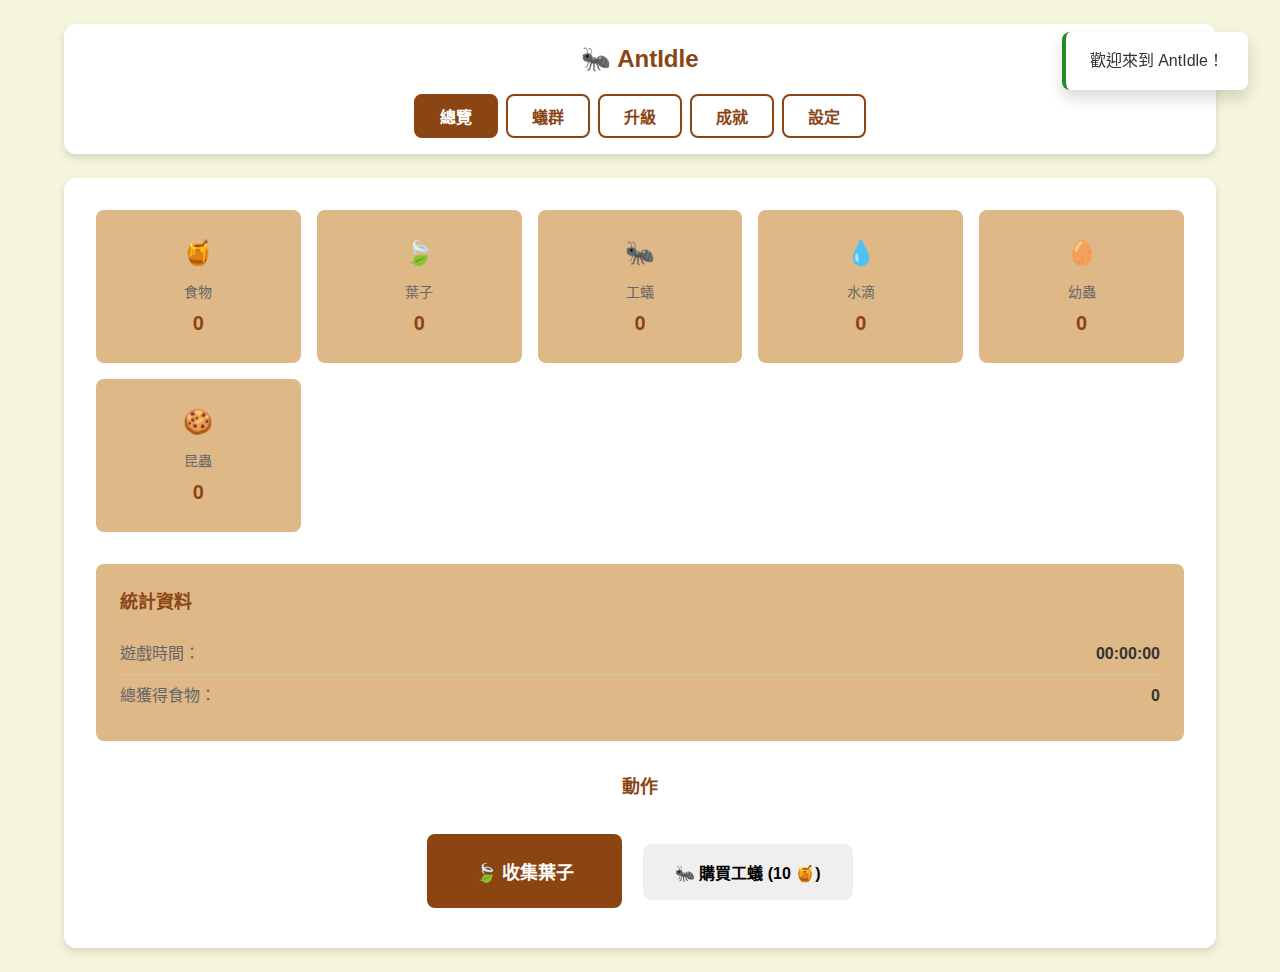
<file: projects/antidle/index.html>
<!DOCTYPE html>
<html lang="zh-TW">
<head>
    <meta charset="UTF-8">
    <meta name="viewport" content="width=device-width, initial-scale=1.0">
    <meta name="description" content="AntIdle - 螞蟻放置遊戲">
    <title>AntIdle - 螞蟻放置遊戲</title>
    <link rel="stylesheet" href="css/variables.css">
    <link rel="stylesheet" href="css/style.css">
</head>
<body>
    <!-- 遊戲容器 -->
    <div id="game-container">
        <!-- 頂部導航 -->
        <header id="game-header">
            <h1>🐜 AntIdle</h1>
            <nav id="game-nav">
                <button class="nav-btn active" data-tab="overview">總覽</button>
                <button class="nav-btn" data-tab="colony">蟻群</button>
                <button class="nav-btn" data-tab="upgrades">升級</button>
                <button class="nav-btn" data-tab="achievements">成就</button>
                <button class="nav-btn" data-tab="settings">設定</button>
            </nav>
        </header>

        <!-- 主要內容區 -->
        <main id="game-main">
            <!-- 總覽頁面 -->
            <section id="tab-overview" class="tab-content active">
                <div id="resource-display">
                    <div class="resource">
                        <span class="resource-icon">🍯</span>
                        <span class="resource-label">食物</span>
                        <span class="resource-value" id="food">0</span>
                    </div>
                    <div class="resource">
                        <span class="resource-icon">🍃</span>
                        <span class="resource-label">葉子</span>
                        <span class="resource-value" id="leaf">0</span>
                    </div>
                    <div class="resource">
                        <span class="resource-icon">🐜</span>
                        <span class="resource-label">工蟻</span>
                        <span class="resource-value" id="workers">0</span>
                    </div>
                    <div class="resource">
                        <span class="resource-icon">💧</span>
                        <span class="resource-label">水滴</span>
                        <span class="resource-value" id="water">0</span>
                    </div>
                    <div class="resource">
                        <span class="resource-icon">🥚</span>
                        <span class="resource-label">幼蟲</span>
                        <span class="resource-value" id="larvae">0</span>
                    </div>
                    <div class="resource">
                        <span class="resource-icon">🍪</span>
                        <span class="resource-label">昆蟲</span>
                        <span class="resource-value" id="insect">0</span>
                    </div>
                </div>

                <div id="stats-display">
                    <h3>統計資料</h3>
                    <div class="stat-row">
                        <span class="stat-label">遊戲時間：</span>
                        <span class="stat-value" id="game-time">00:00:00</span>
                    </div>
                    <div class="stat-row">
                        <span class="stat-label">總獲得食物：</span>
                        <span class="stat-value" id="total-food">0</span>
                    </div>
                </div>

                <div id="actions-container">
                    <h3>動作</h3>
                    <button id="collect-btn" class="action-btn primary">🍃 收集葉子</button>
                    <button id="buy-worker-btn" class="action-btn">🐜 購買工蟻 (<span id="worker-price">10</span> 🍯)</button>
                </div>
            </section>

            <!-- 蟻群頁面 -->
            <section id="tab-colony" class="tab-content">
                <h2>蟻群管理</h2>
                <div id="colony-info">
                    <p>管理您的蟻群和資源分配。</p>
                </div>
            </section>

            <!-- 升級頁面 -->
            <section id="tab-upgrades" class="tab-content">
                <h2>升級商店</h2>
                <div id="upgrades-list">
                    <p>升級將在此顯示。</p>
                </div>
            </section>

            <!-- 成就頁面 -->
            <section id="tab-achievements" class="tab-content">
                <h2>成就系統</h2>
                <div id="achievements-list">
                    <p>成就將在此顯示。</p>
                </div>
            </section>

            <!-- 設定頁面 -->
            <section id="tab-settings" class="tab-content">
                <h2>遊戲設定</h2>
                <div id="settings-container">
                    <div class="setting-row">
                        <label class="setting-label">自動儲存</label>
                        <input type="checkbox" id="setting-autosave" checked>
                    </div>
                    <div class="setting-row">
                        <label class="setting-label">儲存間隔（秒）</label>
                        <input type="number" id="setting-save-interval" value="30" min="10" max="300">
                    </div>
                    <button id="save-btn" class="action-btn">💾 手動儲存</button>
                    <button id="reset-btn" class="action-btn danger">🔄 重置遊戲</button>
                </div>
            </section>
        </main>

        <!-- 通知區域 -->
        <div id="notifications"></div>
    </div>

    <!-- 載入順序：變數 → 配置 → 工具函數 → 遊戲核心 -->
    <script src="js/config.js"></script>
    <script src="js/utils.js"></script>
    <script src="js/game.js"></script>
</body>
</html>
</file>
<file: projects/antidle/css/variables.css>
/**
 * AntIdle - CSS 變數定義
 * 集中管理所有顏色、間距、字型等變數
 */

:root {
    /* 顏色系統 - 主色調 */
    --color-primary: #8B4513;
    --color-primary-light: #A0522D;
    --color-primary-dark: #654321;

    /* 顏色系統 - 輔助色 */
    --color-secondary: #DAA520;
    --color-success: #228B22;
    --color-warning: #FF8C00;
    --color-danger: #DC143C;
    --color-info: #1E90FF;

    /* 顏色系統 - 中性色 */
    --color-text: #333333;
    --color-text-light: #666666;
    --color-text-lighter: #999999;
    --color-bg: #F5F5DC;
    --color-bg-dark: #DEB887;
    --color-bg-card: #FFFFFF;
    --color-border: #CCCC99;

    /* 間距系統 */
    --spacing-xs: 4px;
    --spacing-sm: 8px;
    --spacing-md: 16px;
    --spacing-lg: 24px;
    --spacing-xl: 32px;
    --spacing-xxl: 48px;

    /* 字型系統 */
    --font-family: 'Segoe UI', 'Microsoft JhengHei', Arial, sans-serif;
    --font-size-xs: 0.75rem;
    --font-size-sm: 0.875rem;
    --font-size-base: 1rem;
    --font-size-lg: 1.125rem;
    --font-size-xl: 1.25rem;
    --font-size-xxl: 1.5rem;

    /* 圓角系統 */
    --radius-sm: 4px;
    --radius-md: 8px;
    --radius-lg: 12px;
    --radius-xl: 16px;

    /* 陰影系統 */
    --shadow-sm: 0 2px 4px rgba(0, 0, 0, 0.1);
    --shadow-md: 0 4px 8px rgba(0, 0, 0, 0.12);
    --shadow-lg: 0 8px 16px rgba(0, 0, 0, 0.15);

    /* 過渡效果 */
    --transition-fast: 0.15s ease;
    --transition-base: 0.3s ease;
    --transition-slow: 0.5s ease;

    /* Z-index 層級 */
    --z-base: 1;
    --z-dropdown: 100;
    --z-fixed: 200;
    --z-modal: 300;
    --z-notification: 400;
}

/* 深色模式變數（預留） */
@media (prefers-color-scheme: dark) {
    :root {
        --color-text: #E0E0E0;
        --color-text-light: #B0B0B0;
        --color-bg: #1a1a1a;
        --color-bg-dark: #2d2d2d;
        --color-bg-card: #2a2a2a;
        --color-border: #444444;
    }
}
</file>
<file: projects/antidle/css/style.css>
/**
 * AntIdle - 主要樣式表
 */

/* 全局重置與基礎樣式 */
* {
    margin: 0;
    padding: 0;
    box-sizing: border-box;
}

html {
    font-size: 16px;
}

body {
    font-family: var(--font-family);
    background-color: var(--color-bg);
    color: var(--color-text);
    line-height: 1.6;
    min-height: 100vh;
}

/* 遊戲容器 */
#game-container {
    max-width: 1200px;
    margin: 0 auto;
    padding: var(--spacing-lg);
}

/* 頂部導航 */
#game-header {
    background-color: var(--color-bg-card);
    padding: var(--spacing-md) var(--spacing-lg);
    border-radius: var(--radius-lg);
    box-shadow: var(--shadow-md);
    margin-bottom: var(--spacing-lg);
    text-align: center;
}

#game-header h1 {
    color: var(--color-primary);
    font-size: var(--font-size-xxl);
    margin-bottom: var(--spacing-md);
}

/* 導航按鈕 */
#game-nav {
    display: flex;
    justify-content: center;
    gap: var(--spacing-sm);
    flex-wrap: wrap;
}

.nav-btn {
    padding: var(--spacing-sm) var(--spacing-lg);
    border: 2px solid var(--color-primary);
    background-color: transparent;
    color: var(--color-primary);
    border-radius: var(--radius-md);
    cursor: pointer;
    font-size: var(--font-size-base);
    font-weight: 600;
    transition: all var(--transition-base);
}

.nav-btn:hover {
    background-color: var(--color-primary-light);
    color: white;
    transform: translateY(-2px);
}

.nav-btn.active {
    background-color: var(--color-primary);
    color: white;
}

/* 主要內容區 */
#game-main {
    background-color: var(--color-bg-card);
    border-radius: var(--radius-lg);
    box-shadow: var(--shadow-md);
    padding: var(--spacing-xl);
    min-height: 500px;
}

/* 頁面切換 */
.tab-content {
    display: none;
}

.tab-content.active {
    display: block;
    animation: fadeIn var(--transition-base);
}

@keyframes fadeIn {
    from {
        opacity: 0;
        transform: translateY(10px);
    }
    to {
        opacity: 1;
        transform: translateY(0);
    }
}

/* 資源顯示區 */
#resource-display {
    display: grid;
    grid-template-columns: repeat(auto-fit, minmax(200px, 1fr));
    gap: var(--spacing-md);
    margin-bottom: var(--spacing-xl);
}

.resource {
    background-color: var(--color-bg-dark);
    padding: var(--spacing-lg);
    border-radius: var(--radius-md);
    text-align: center;
    transition: transform var(--transition-fast);
}

.resource:hover {
    transform: scale(1.02);
}

.resource-icon {
    font-size: var(--font-size-xxl);
    display: block;
    margin-bottom: var(--spacing-sm);
}

.resource-label {
    display: block;
    color: var(--color-text-light);
    font-size: var(--font-size-sm);
    margin-bottom: var(--spacing-xs);
}

.resource-value {
    font-size: var(--font-size-xl);
    font-weight: 700;
    color: var(--color-primary);
}

/* 統計資料區 */
#stats-display {
    background-color: var(--color-bg-dark);
    padding: var(--spacing-lg);
    border-radius: var(--radius-md);
    margin-bottom: var(--spacing-xl);
}

#stats-display h3 {
    color: var(--color-primary);
    margin-bottom: var(--spacing-md);
    font-size: var(--font-size-lg);
}

.stat-row {
    display: flex;
    justify-content: space-between;
    padding: var(--spacing-sm) 0;
    border-bottom: 1px solid var(--color-border);
}

.stat-row:last-child {
    border-bottom: none;
}

.stat-label {
    color: var(--color-text-light);
}

.stat-value {
    font-weight: 600;
    color: var(--color-text);
}

/* 動作區域 */
#actions-container {
    text-align: center;
}

#actions-container h3 {
    color: var(--color-primary);
    margin-bottom: var(--spacing-lg);
    font-size: var(--font-size-lg);
}

/* 按鈕樣式 */
.action-btn {
    padding: var(--spacing-md) var(--spacing-xl);
    border: none;
    border-radius: var(--radius-md);
    font-size: var(--font-size-base);
    font-weight: 600;
    cursor: pointer;
    transition: all var(--transition-base);
    margin: var(--spacing-sm);
}

.action-btn.primary {
    background-color: var(--color-primary);
    color: white;
    font-size: var(--font-size-lg);
    padding: var(--spacing-lg) var(--spacing-xxl);
}

.action-btn.primary:hover {
    background-color: var(--color-primary-dark);
    transform: translateY(-2px);
    box-shadow: var(--shadow-md);
}

.action-btn.primary:active {
    transform: translateY(0);
}

.action-btn.danger {
    background-color: var(--color-danger);
    color: white;
}

.action-btn.danger:hover {
    background-color: #b91c2e;
}

/* 設定區域 */
#settings-container {
    max-width: 600px;
    margin: 0 auto;
}

.setting-row {
    display: flex;
    justify-content: space-between;
    align-items: center;
    padding: var(--spacing-md) 0;
    border-bottom: 1px solid var(--color-border);
}

.setting-label {
    font-weight: 600;
}

.setting-row input[type="checkbox"] {
    transform: scale(1.5);
    cursor: pointer;
}

.setting-row input[type="number"] {
    padding: var(--spacing-sm);
    border: 2px solid var(--color-border);
    border-radius: var(--radius-sm);
    width: 100px;
    font-size: var(--font-size-base);
}

/* 通知系統 */
#notifications {
    position: fixed;
    top: var(--spacing-xl);
    right: var(--spacing-xl);
    z-index: var(--z-notification);
    display: flex;
    flex-direction: column;
    gap: var(--spacing-sm);
}

.notification {
    background-color: var(--color-bg-card);
    padding: var(--spacing-md) var(--spacing-lg);
    border-radius: var(--radius-md);
    box-shadow: var(--shadow-lg);
    animation: slideIn var(--transition-base);
    max-width: 300px;
    border-left: 4px solid var(--color-primary);
}

.notification.success {
    border-left-color: var(--color-success);
}

.notification.warning {
    border-left-color: var(--color-warning);
}

.notification.error {
    border-left-color: var(--color-danger);
}

@keyframes slideIn {
    from {
        opacity: 0;
        transform: translateX(100px);
    }
    to {
        opacity: 1;
        transform: translateX(0);
    }
}

@keyframes slideOut {
    from {
        opacity: 1;
        transform: translateX(0);
    }
    to {
        opacity: 0;
        transform: translateX(100px);
    }
}

/* 響應式設計 */
@media (max-width: 768px) {
    #game-container {
        padding: var(--spacing-sm);
    }

    #game-header h1 {
        font-size: var(--font-size-xl);
    }

    #resource-display {
        grid-template-columns: 1fr;
    }

    #game-main {
        padding: var(--spacing-md);
    }

    #notifications {
        top: var(--spacing-sm);
        right: var(--spacing-sm);
        left: var(--spacing-sm);
    }

    .notification {
        max-width: none;
    }
}

/* 動畫效果 */
@keyframes pulse {
    0%, 100% {
        transform: scale(1);
    }
    50% {
        transform: scale(1.05);
    }
}

.pulse {
    animation: pulse 0.5s ease;
}

/* 實用類別 */
.text-center { text-align: center; }
.text-right { text-align: right; }
.mt-lg { margin-top: var(--spacing-lg); }
.mb-lg { margin-bottom: var(--spacing-lg); }
.hidden { display: none !important; }
</file>
